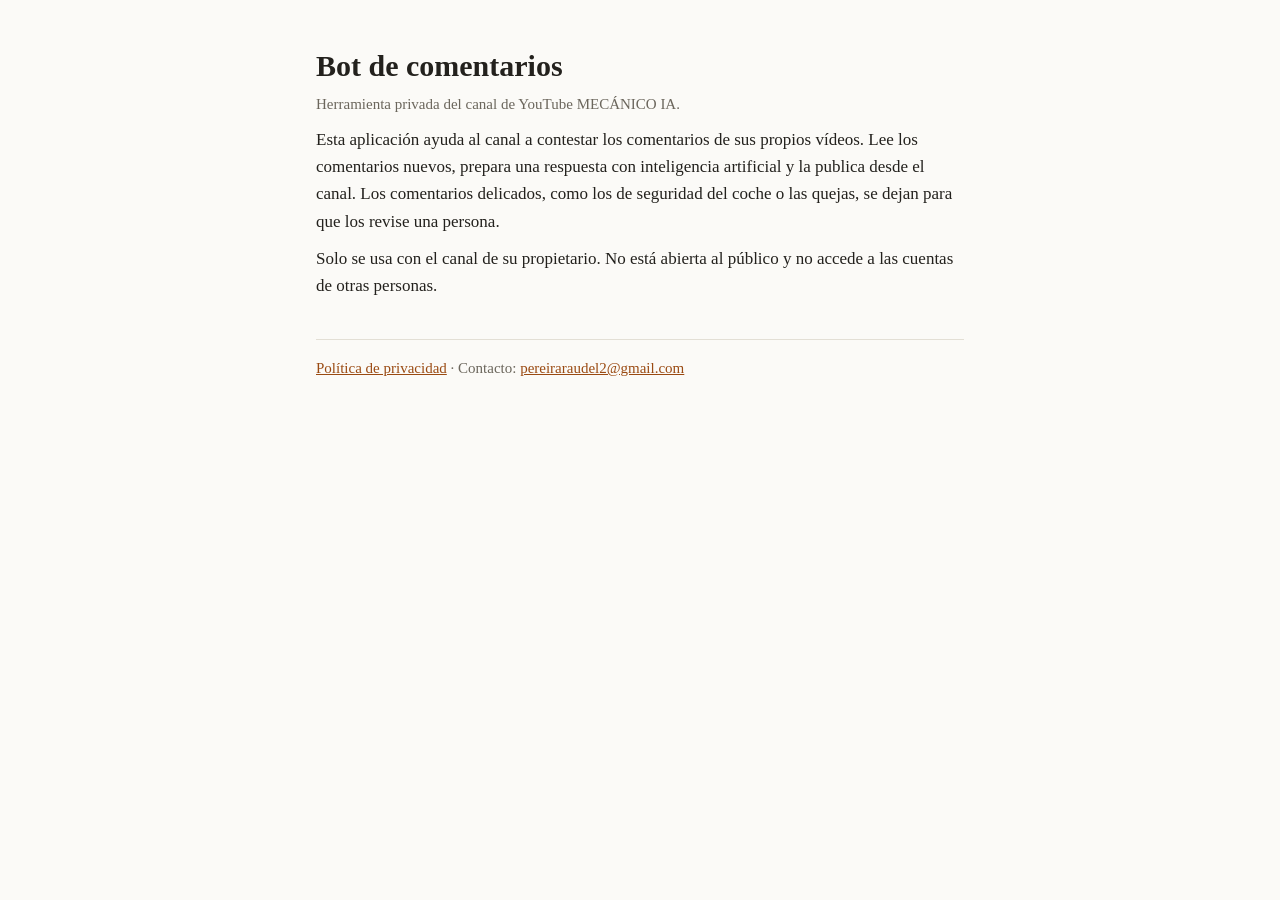
<file: index.html>
<!doctype html>
<html lang="es">
<head>
<meta charset="utf-8">
<meta name="viewport" content="width=device-width, initial-scale=1">
<title>Bot de comentarios</title>
<link rel="stylesheet" href="estilo.css">
</head>
<body>
<main>
<h1>Bot de comentarios</h1>
<p class="nota">Herramienta privada del canal de YouTube MECÁNICO IA.</p>
<p>Esta aplicación ayuda al canal a contestar los comentarios de sus propios vídeos. Lee los comentarios nuevos, prepara una respuesta con inteligencia artificial y la publica desde el canal. Los comentarios delicados, como los de seguridad del coche o las quejas, se dejan para que los revise una persona.</p>
<p>Solo se usa con el canal de su propietario. No está abierta al público y no accede a las cuentas de otras personas.</p>
<footer><a href="privacidad.html">Política de privacidad</a> · Contacto: <a href="mailto:pereiraraudel2@gmail.com">pereiraraudel2@gmail.com</a></footer>
</main>
</body>
</html>
</file>
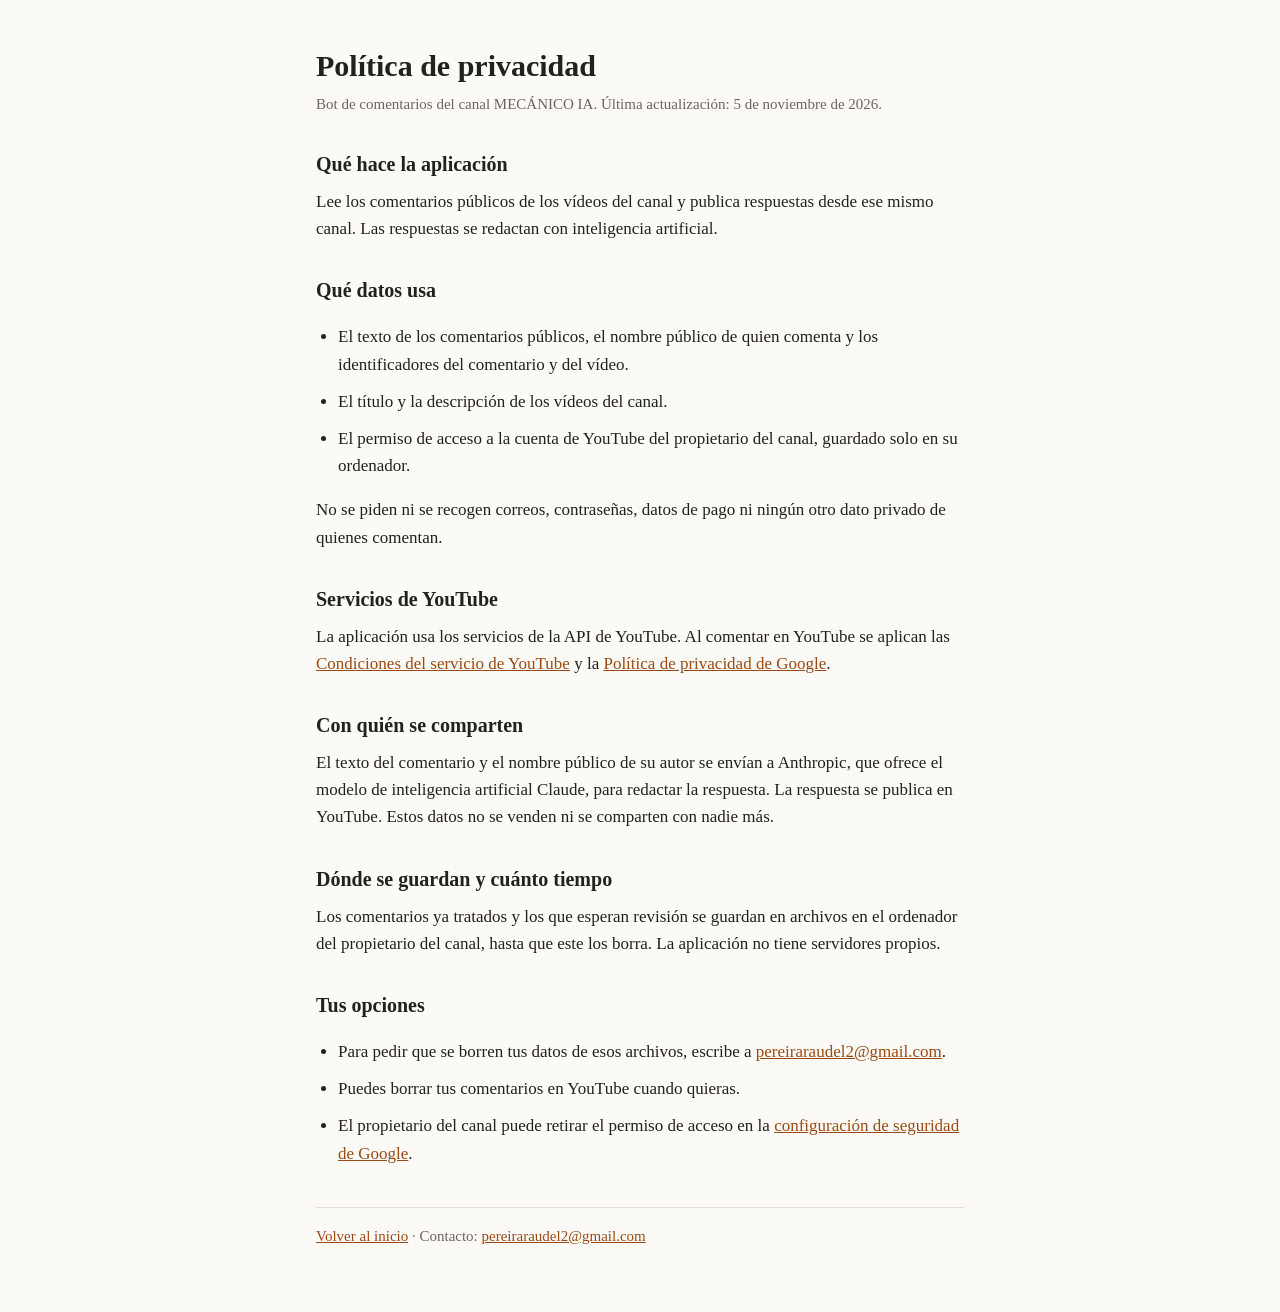
<file: privacidad.html>
<!doctype html>
<html lang="es">
<head>
<meta charset="utf-8">
<meta name="viewport" content="width=device-width, initial-scale=1">
<title>Política de privacidad</title>
<link rel="stylesheet" href="estilo.css">
</head>
<body>
<main>
<h1>Política de privacidad</h1>
<p class="nota">Bot de comentarios del canal MECÁNICO IA. Última actualización: 5 de noviembre de 2026.</p>

<h2>Qué hace la aplicación</h2>
<p>Lee los comentarios públicos de los vídeos del canal y publica respuestas desde ese mismo canal. Las respuestas se redactan con inteligencia artificial.</p>

<h2>Qué datos usa</h2>
<ul>
<li>El texto de los comentarios públicos, el nombre público de quien comenta y los identificadores del comentario y del vídeo.</li>
<li>El título y la descripción de los vídeos del canal.</li>
<li>El permiso de acceso a la cuenta de YouTube del propietario del canal, guardado solo en su ordenador.</li>
</ul>
<p>No se piden ni se recogen correos, contraseñas, datos de pago ni ningún otro dato privado de quienes comentan.</p>

<h2>Servicios de YouTube</h2>
<p>La aplicación usa los servicios de la API de YouTube. Al comentar en YouTube se aplican las <a href="https://www.youtube.com/t/terms">Condiciones del servicio de YouTube</a> y la <a href="https://policies.google.com/privacy">Política de privacidad de Google</a>.</p>

<h2>Con quién se comparten</h2>
<p>El texto del comentario y el nombre público de su autor se envían a Anthropic, que ofrece el modelo de inteligencia artificial Claude, para redactar la respuesta. La respuesta se publica en YouTube. Estos datos no se venden ni se comparten con nadie más.</p>

<h2>Dónde se guardan y cuánto tiempo</h2>
<p>Los comentarios ya tratados y los que esperan revisión se guardan en archivos en el ordenador del propietario del canal, hasta que este los borra. La aplicación no tiene servidores propios.</p>

<h2>Tus opciones</h2>
<ul>
<li>Para pedir que se borren tus datos de esos archivos, escribe a <a href="mailto:pereiraraudel2@gmail.com">pereiraraudel2@gmail.com</a>.</li>
<li>Puedes borrar tus comentarios en YouTube cuando quieras.</li>
<li>El propietario del canal puede retirar el permiso de acceso en la <a href="https://myaccount.google.com/permissions">configuración de seguridad de Google</a>.</li>
</ul>

<footer><a href="index.html">Volver al inicio</a> · Contacto: <a href="mailto:pereiraraudel2@gmail.com">pereiraraudel2@gmail.com</a></footer>
</main>
</body>
</html>
</file>
<file: estilo.css>
:root { --fondo: #fbfaf7; --texto: #23211d; --suave: #6b665c; --enlace: #9a4a12; --borde: #e3dfd5; }
@media (prefers-color-scheme: dark) { :root { --fondo: #1b1a17; --texto: #ece8df; --suave: #a5a095; --enlace: #e8a06a; --borde: #35322c; } }
* { box-sizing: border-box; }
body { margin: 0; background: var(--fondo); color: var(--texto); font: 17px/1.6 Georgia, "Times New Roman", serif; }
main { max-width: 680px; margin: 0 auto; padding: 48px 16px 64px; }
h1 { font-size: 30px; line-height: 1.2; margin: 0 0 8px; }
h2 { font-size: 20px; margin: 32px 0 8px; }
p, li { margin: 0 0 10px; }
ul { padding-left: 22px; }
a { color: var(--enlace); }
.nota { color: var(--suave); font-size: 15px; }
footer { margin-top: 40px; padding-top: 16px; border-top: 1px solid var(--borde); color: var(--suave); font-size: 15px; }
</file>
